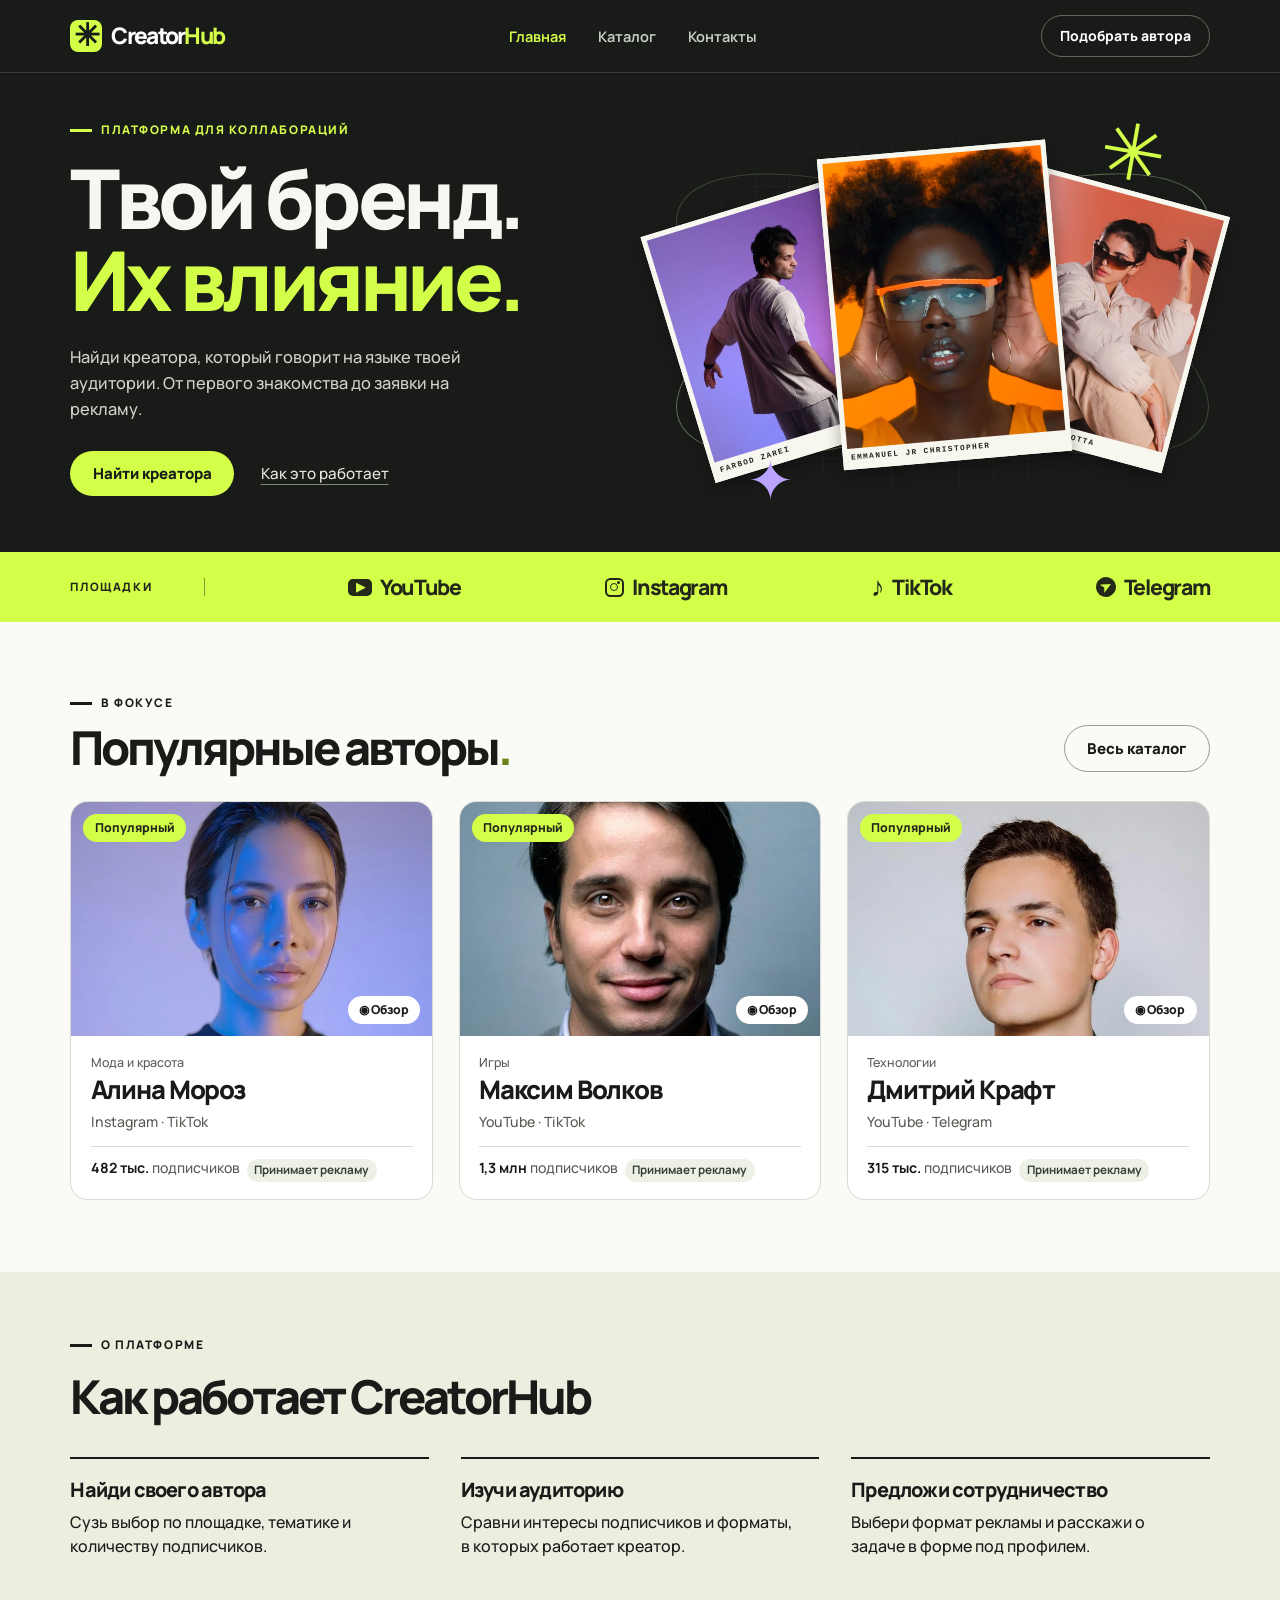
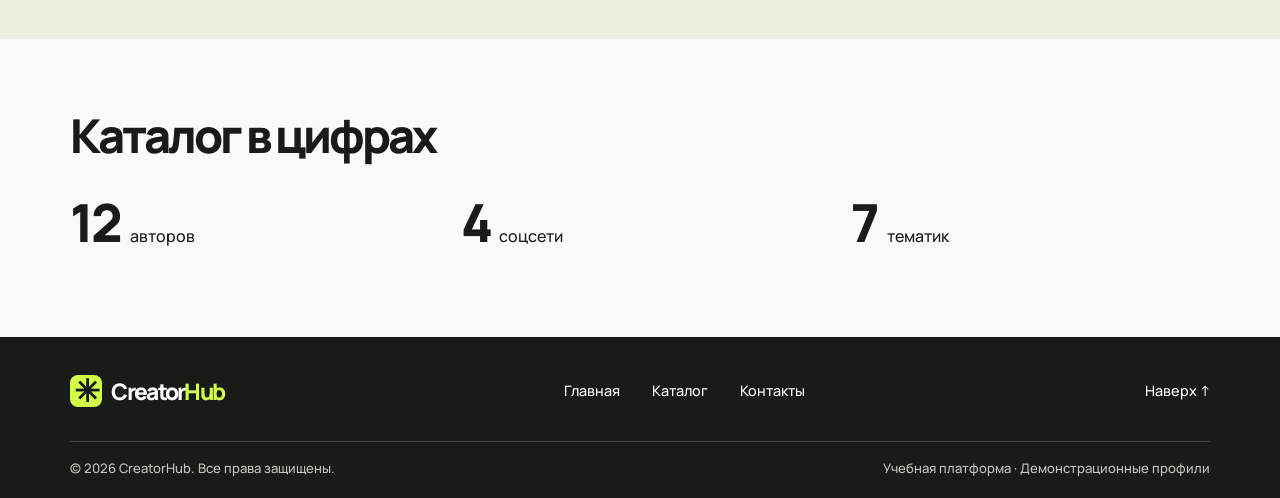
<file: index.html>
<!doctype html>
<html lang="ru">
<head>
  <meta charset="utf-8">
  <meta name="viewport" content="width=device-width, initial-scale=1">
  <meta name="theme-color" content="#171918">
  <title>CreatorHub — поиск креаторов для брендов</title>
  <link rel="stylesheet" href="vendor/bootstrap.min.css">
  <link rel="stylesheet" href="css/style.css">
  <link rel="stylesheet" href="css/responsive.css">
</head>
<body class="home">
<header class="site-head"></header>
<main id="main">
  <section class="hero" aria-labelledby="hero-title">
    <div class="shell hero__layout">
      <div class="hero__content">
        <p class="eyebrow hero__eyebrow"><i></i> Платформа для коллабораций</p>
        <h1 id="hero-title">Твой бренд.<br><em>Их влияние.</em></h1>
        <p class="hero__lead">Найди креатора, который говорит на языке твоей аудитории. От первого знакомства до заявки на рекламу.</p>
        <div class="hero__actions"><a class="action action--lime" href="creators.html">Найти креатора</a><a class="hero__secondary" href="#how">Как это работает</a></div>
      </div>
      <div class="hero__art" aria-label="Коллаж из трёх портретов авторов" role="img">
        <div class="art-grid"></div><div class="orbit orbit--one"></div><div class="orbit orbit--two"></div>
        <div class="photo photo--left"><img src="images/hero-left.webp" alt="" fetchpriority="high"><span>FARBOD ZAREI</span></div>
        <div class="photo photo--right"><img src="images/hero-right.webp" alt=""><span>DANIEL NEVES COTTA</span></div>
        <div class="photo photo--center"><img src="images/hero-center.webp" alt="" fetchpriority="high"><span>EMMANUEL JR CHRISTOPHER</span></div>
        <i class="spark spark--top" aria-hidden="true">✳</i><i class="spark spark--low" aria-hidden="true">✦</i>
      </div>
    </div>
  </section>
  <nav class="platforms" aria-label="Каталог по социальным сетям"><div class="shell platforms__row">
    <span class="platforms__label">Площадки</span>
    <a href="creators.html?platform=YouTube"><span class="network network--yt">▶</span>YouTube</a>
    <a href="creators.html?platform=Instagram"><span class="network network--ig"></span>Instagram</a>
    <a href="creators.html?platform=TikTok"><span class="network network--tt">♪</span>TikTok</a>
    <a href="creators.html?platform=Telegram"><span class="network network--tg">➤</span>Telegram</a>
  </div></nav>
  <section class="shell selection" id="popular" aria-labelledby="popular-title">
    <div class="section-top"><div><p class="eyebrow"><i></i> В фокусе</p><h2 id="popular-title">Популярные авторы<span class="lime-dot">.</span></h2></div><a class="action action--outline" href="creators.html">Весь каталог</a></div>
    <div id="featured" class="creator-grid"></div>
  </section>
  <section class="workflow" id="how">
    <div class="shell"><p class="eyebrow"><i></i> О платформе</p><h2>Как работает CreatorHub</h2>
    <div class="workflow__grid"><article><h3>Найди своего автора</h3><p>Сузь выбор по площадке, тематике и количеству подписчиков.</p></article><article><h3>Изучи аудиторию</h3><p>Сравни интересы подписчиков и форматы, в которых работает креатор.</p></article><article><h3>Предложи сотрудничество</h3><p>Выбери формат рекламы и расскажи о задаче в форме под профилем.</p></article></div>
    </div>
  </section>
  <section class="shell stats"><h2>Каталог в цифрах</h2><div class="stats__grid" id="stats"></div></section>
</main>
<footer class="site-foot"></footer>
<script src="js/data.js"></script><script src="js/shared.js"></script>
</body>
</html>
</file>
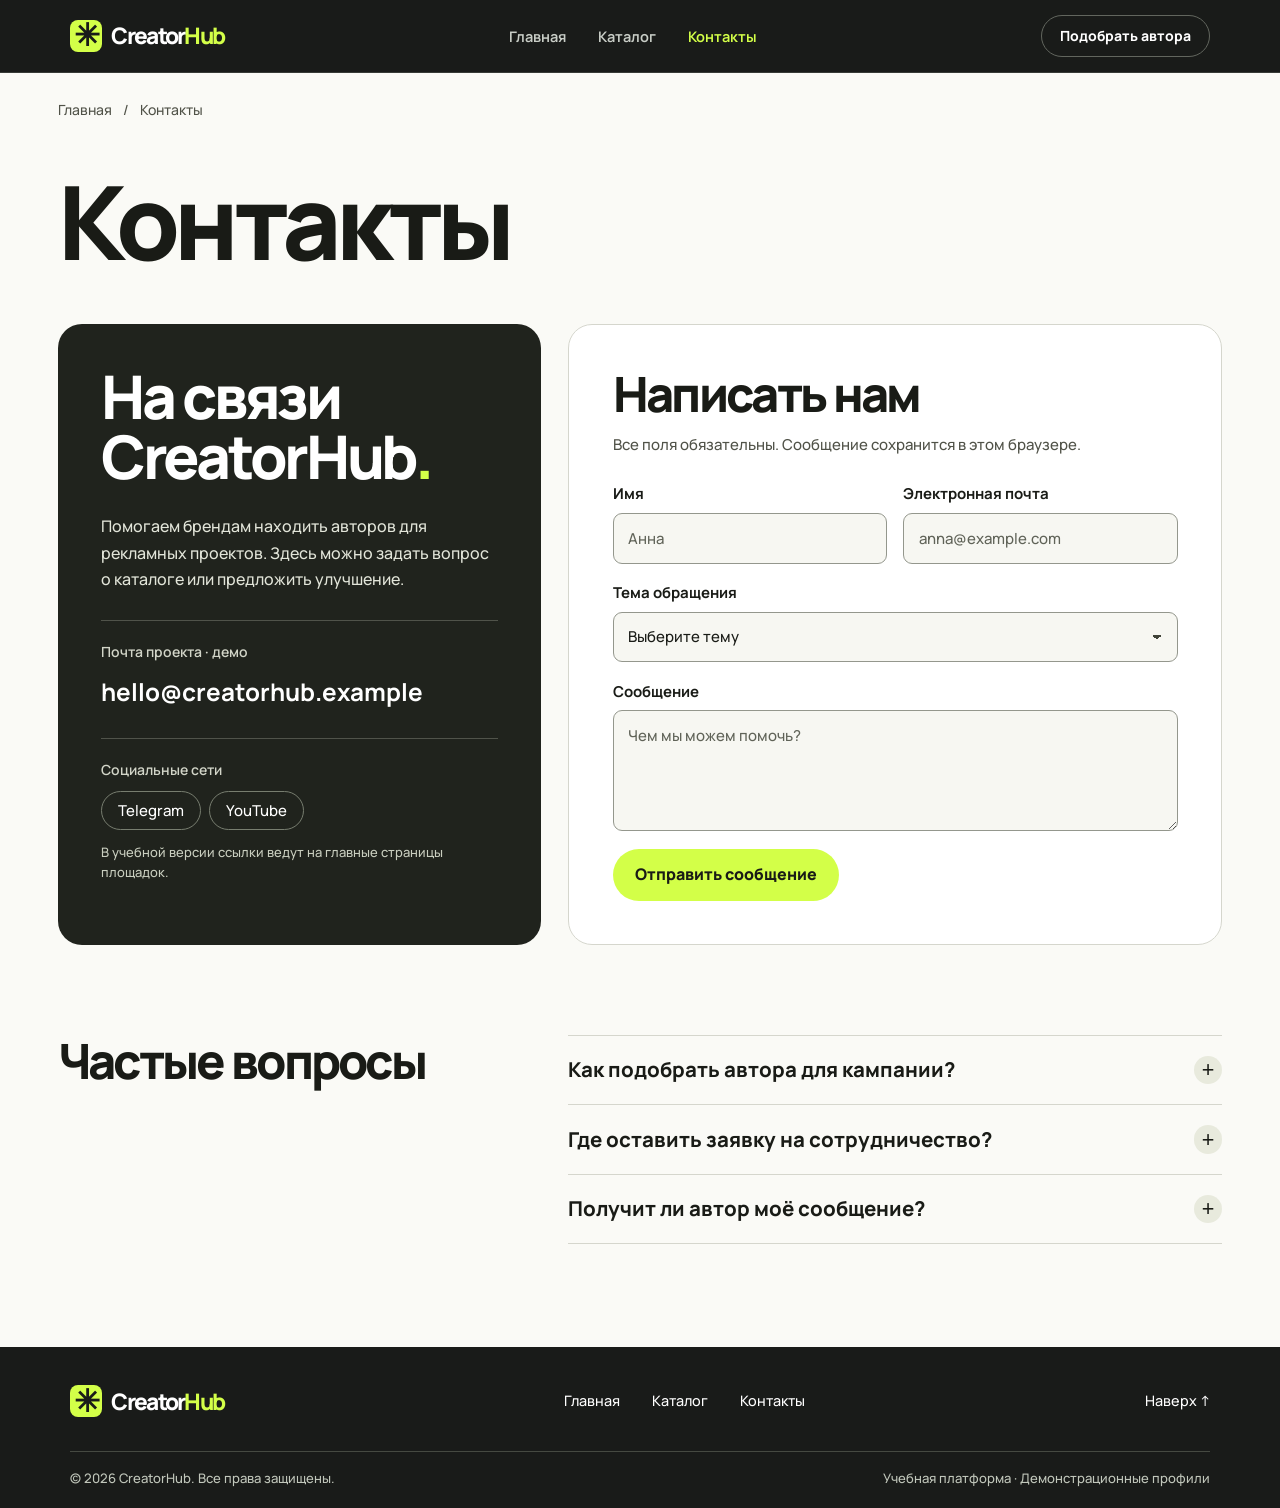
<file: contacts.html>
<!doctype html>
<html lang="ru">
<head>
  <meta charset="utf-8">
  <meta name="viewport" content="width=device-width, initial-scale=1">
  <meta name="description" content="Контакты CreatorHub, форма обратной связи и ответы на вопросы о поиске креаторов.">
  <title>Контакты — CreatorHub</title>
  <link rel="stylesheet" href="vendor/bootstrap.min.css">
  <link rel="stylesheet" href="css/style.css">
  <link rel="stylesheet" href="css/contacts.css">
  <link rel="stylesheet" href="css/responsive.css">
</head>
<body>
  <header class="site-head"></header>
  <main id="main" class="connect">
    <nav class="connect__crumbs" aria-label="Хлебные крошки">
      <a href="index.html">Главная</a><span aria-hidden="true">/</span><span aria-current="page">Контакты</span>
    </nav>
    <h1 class="connect__title">Контакты</h1>
    <div class="connect__layout">
      <section class="connect__address" aria-labelledby="address-title">
        <h2 id="address-title">На связи<br>CreatorHub<span aria-hidden="true">.</span></h2>
        <p>Помогаем брендам находить авторов для рекламных проектов. Здесь можно задать вопрос о каталоге или предложить улучшение.</p>
        <div class="connect__channel">
          <span class="connect__label">Почта проекта · демо</span>
          <a href="mailto:hello@creatorhub.example">hello@creatorhub.example</a>
        </div>
        <div class="connect__channel">
          <span class="connect__label">Социальные сети</span>
          <div class="connect__socials">
            <a href="https://telegram.org/" target="_blank" rel="noopener noreferrer">Telegram</a>
            <a href="https://www.youtube.com/" target="_blank" rel="noopener noreferrer">YouTube</a>
          </div>
          <small>В учебной версии ссылки ведут на главные страницы площадок.</small>
        </div>
      </section>
      <section class="connect__form-panel" aria-labelledby="write-title">
        <h2 id="write-title">Написать нам</h2>
        <p class="connect__hint">Все поля обязательны. Сообщение сохранится в этом браузере.</p>
        <form class="connect__form" data-inquiry="feedback">
          <div class="connect__row">
            <label for="feedback-name">Имя
              <input id="feedback-name" name="name" autocomplete="name" required maxlength="100" placeholder="Анна">
            </label>
            <label for="feedback-email">Электронная почта
              <input id="feedback-email" type="email" name="email" autocomplete="email" required maxlength="254" placeholder="anna@example.com">
            </label>
          </div>
          <label for="feedback-topic">Тема обращения
            <select id="feedback-topic" name="topic" required>
              <option value="">Выберите тему</option>
              <option>Поиск креатора</option>
              <option>Сотрудничество</option>
              <option>Предложение для платформы</option>
              <option>Другой вопрос</option>
            </select>
          </label>
          <label for="feedback-message">Сообщение
            <textarea id="feedback-message" name="message" required maxlength="3000" rows="4" placeholder="Чем мы можем помочь?"></textarea>
          </label>
          <button type="submit" class="connect__send">Отправить сообщение</button>
          <p class="form-status" role="status" aria-live="polite"></p>
        </form>
      </section>
    </div>
    <section class="connect__faq" id="faq" aria-labelledby="faq-title">
      <h2 id="faq-title">Частые вопросы</h2>
      <div>
        <details><summary>Как подобрать автора для кампании?</summary><p>Откройте <a href="creators.html">каталог креаторов</a>, укажите площадку, тематику и размер аудитории. В карточке автора можно посмотреть краткую информацию, а в профиле — узнать подробнее о подписчиках и форматах рекламы.</p></details>
        <details><summary>Где оставить заявку на сотрудничество?</summary><p>Перейдите в профиль выбранного автора и заполните форму заявки. Укажите формат рекламы, бюджет и контактную почту. В комментарии можно добавить сроки и задачу кампании.</p></details>
        <details><summary>Получит ли автор моё сообщение?</summary><p>CreatorHub работает в учебном режиме. Заявки на сотрудничество и сообщения обратной связи сохраняются только в браузере на устройстве, где вы заполнили форму.</p></details>
      </div>
    </section>
  </main>
  <footer class="site-foot"></footer>
  <script src="js/data.js"></script>
  <script src="js/shared.js"></script>
</body>
</html>
</file>
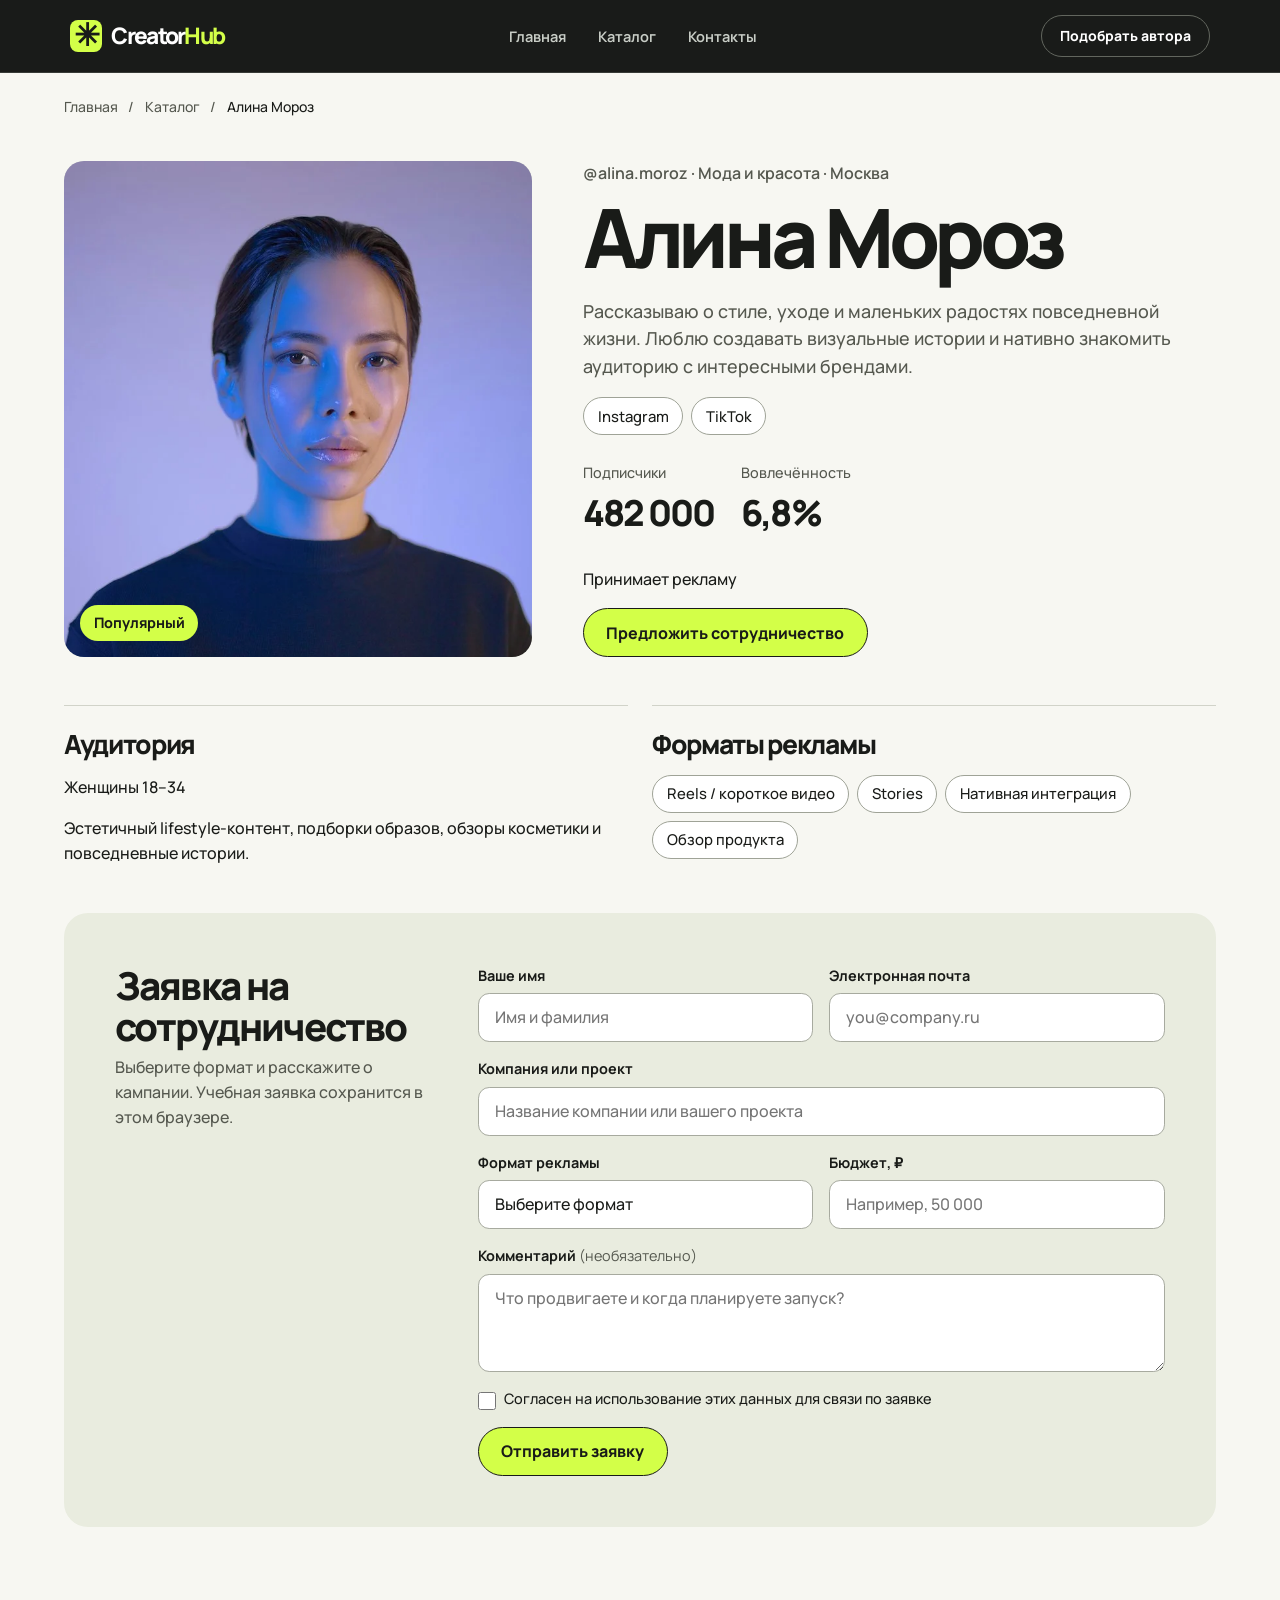
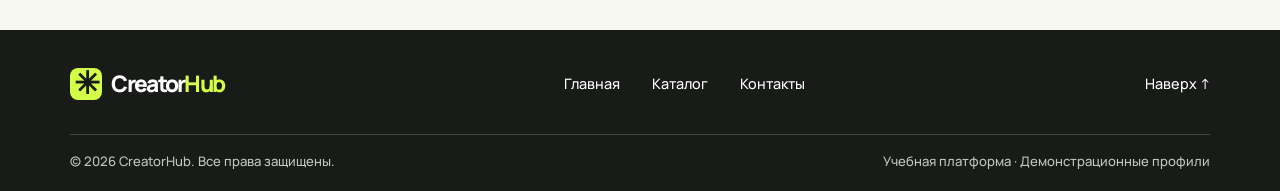
<file: creator.html>
<!doctype html>
<html lang="ru">
<head>
  <meta charset="utf-8">
  <meta name="viewport" content="width=device-width, initial-scale=1">
  <title>Профиль креатора — CreatorHub</title>
  <link rel="stylesheet" href="vendor/bootstrap.min.css">
  <link rel="stylesheet" href="css/style.css">
  <link rel="stylesheet" href="css/interior.css">
  <link rel="stylesheet" href="css/responsive.css">
</head>
<body>
  <header class="site-head"></header>
  <main class="interior" id="main">
    <div class="interior__shell" id="profile-shell">
      <nav class="trail" aria-label="Хлебные крошки"><a href="index.html">Главная</a><span aria-hidden="true">/</span><a href="creators.html">Каталог</a><span aria-hidden="true">/</span><span aria-current="page" id="profile-crumb">Профиль</span></nav>
      <div id="profile-content">
        <section class="profile" aria-labelledby="profile-name">
          <div class="profile__portrait"><img id="profile-image" alt=""><span class="profile__badge" id="profile-badge"></span></div>
          <div class="profile__summary">
            <p class="profile__topic" id="profile-topic"></p>
            <h1 class="interior__title" id="profile-name">Профиль креатора</h1>
            <p class="profile__bio" id="profile-bio"></p>
            <div class="profile__socials" id="profile-socials"></div>
            <div class="profile__metrics">
              <div class="profile__metric"><span>Подписчики</span><strong id="profile-followers"></strong></div>
              <div class="profile__metric" id="profile-er" hidden><span>Вовлечённость</span><strong></strong></div>
            </div>
            <p class="profile__availability" id="profile-status"></p>
            <a href="#inquiry" class="interior__button">Предложить сотрудничество</a>
          </div>
        </section>
        <div class="profile__details">
          <section><h2>Аудитория</h2><p id="profile-audience"></p><p id="profile-description"></p></section>
          <section><h2>Форматы рекламы</h2><ul id="profile-formats"></ul></section>
        </div>
        <section class="inquiry" id="inquiry" aria-labelledby="inquiry-heading">
          <div><h2 id="inquiry-heading">Заявка на сотрудничество</h2><p>Выберите формат и расскажите о кампании. Учебная заявка сохранится в этом браузере.</p></div>
          <form class="inquiry__form" data-inquiry="collaboration">
            <input type="hidden" name="creator" id="inquiry-creator">
            <label>Ваше имя<input required minlength="2" name="name" autocomplete="name" placeholder="Имя и фамилия"></label>
            <label>Электронная почта<input required name="email" type="email" autocomplete="email" placeholder="you@company.ru"></label>
            <label class="inquiry__wide">Компания или проект<input required minlength="2" name="company" autocomplete="organization" placeholder="Название компании или вашего проекта"></label>
            <label>Формат рекламы<select required name="format" id="inquiry-format"><option value="">Выберите формат</option></select></label>
            <label>Бюджет, ₽<input required type="number" min="1" step="1" name="budget" inputmode="numeric" placeholder="Например, 50 000"></label>
            <label class="inquiry__wide">Комментарий <span>(необязательно)</span><textarea name="comment" rows="3" placeholder="Что продвигаете и когда планируете запуск?"></textarea></label>
            <label class="inquiry__wide inquiry__consent"><input required type="checkbox" name="consent">Согласен на использование этих данных для связи по заявке</label>
            <button class="interior__button" type="submit">Отправить заявку</button><p aria-live="polite" class="form-status inquiry__wide"></p>
          </form>
        </section>
      </div>
      <section class="discover__empty" id="unknown-profile" hidden><h1>Автор не найден</h1><p>Выберите профиль в каталоге креаторов.</p><a href="creators.html" class="interior__button">Перейти в каталог</a></section>
    </div>
  </main>
  <footer class="site-foot"></footer>
  <script src="js/data.js"></script>
  <script src="js/shared.js"></script>
  <script src="js/interior.js"></script>
</body>
</html>
</file>
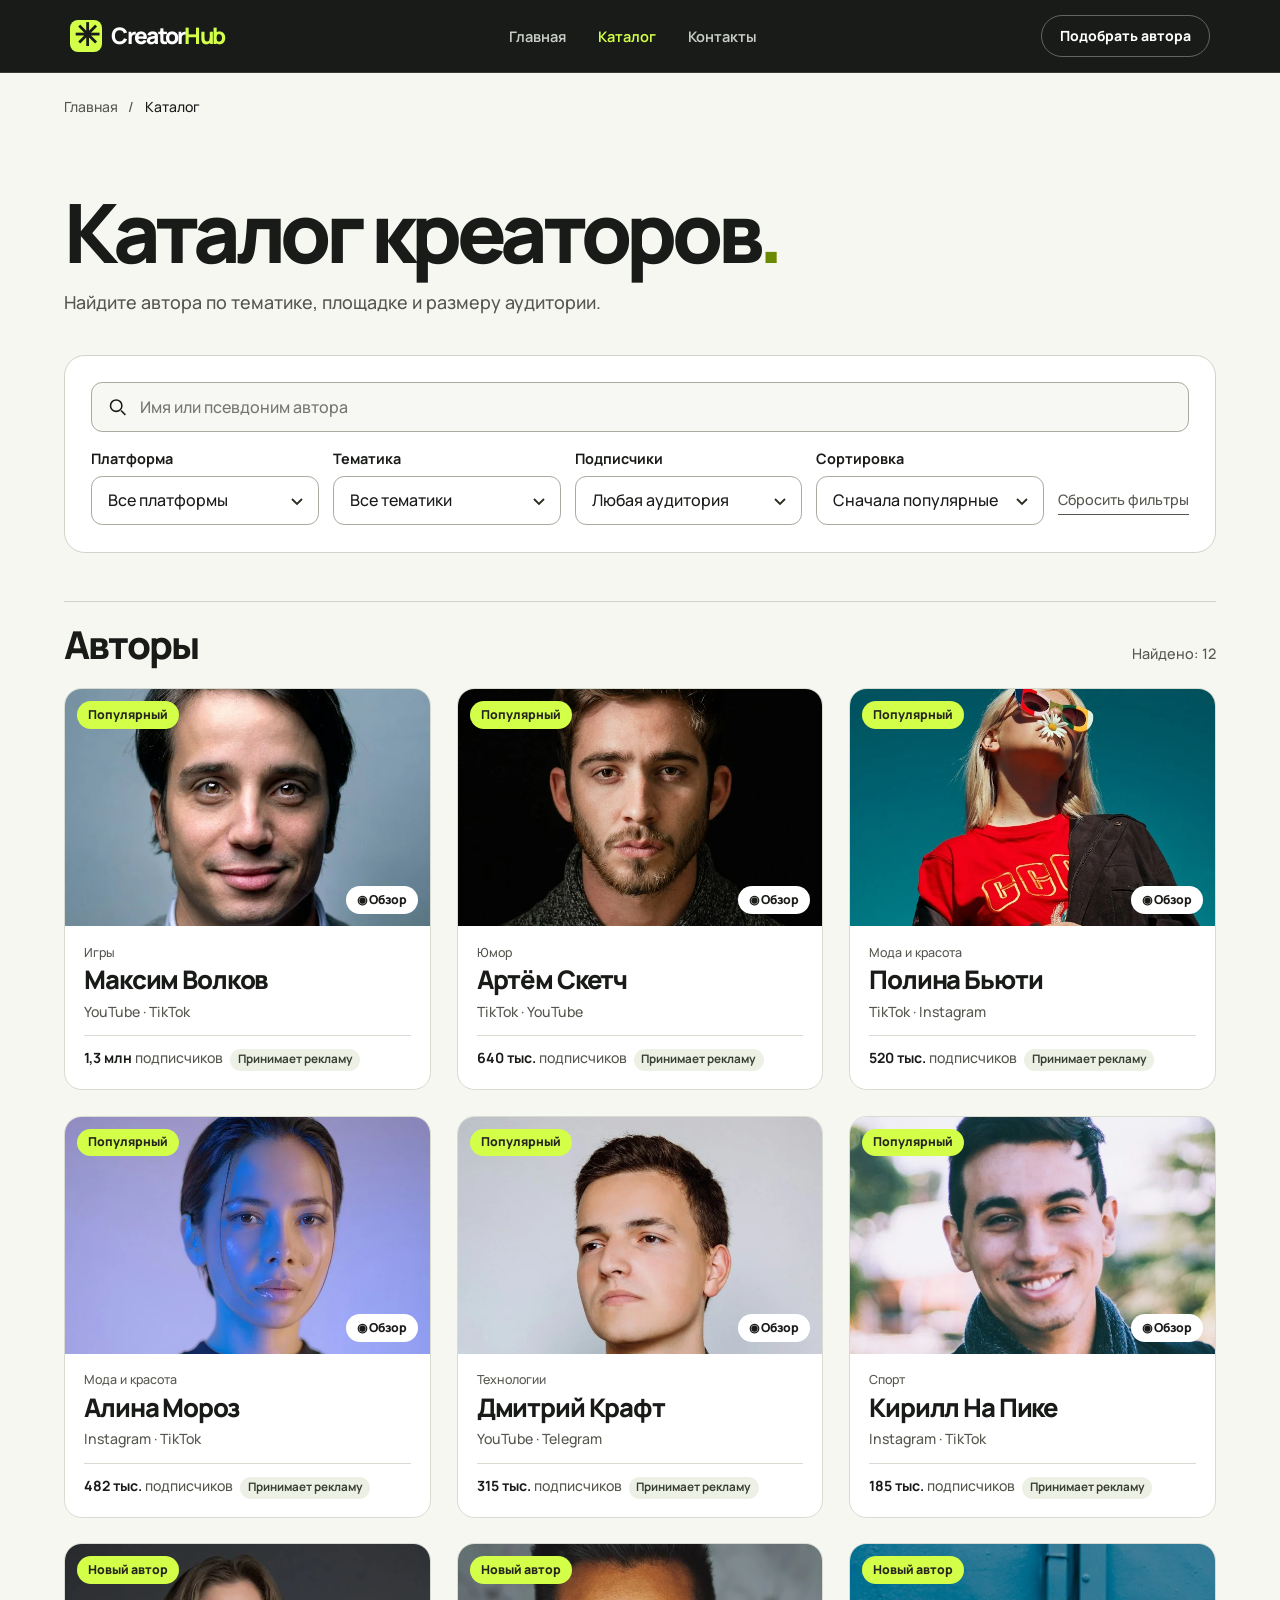
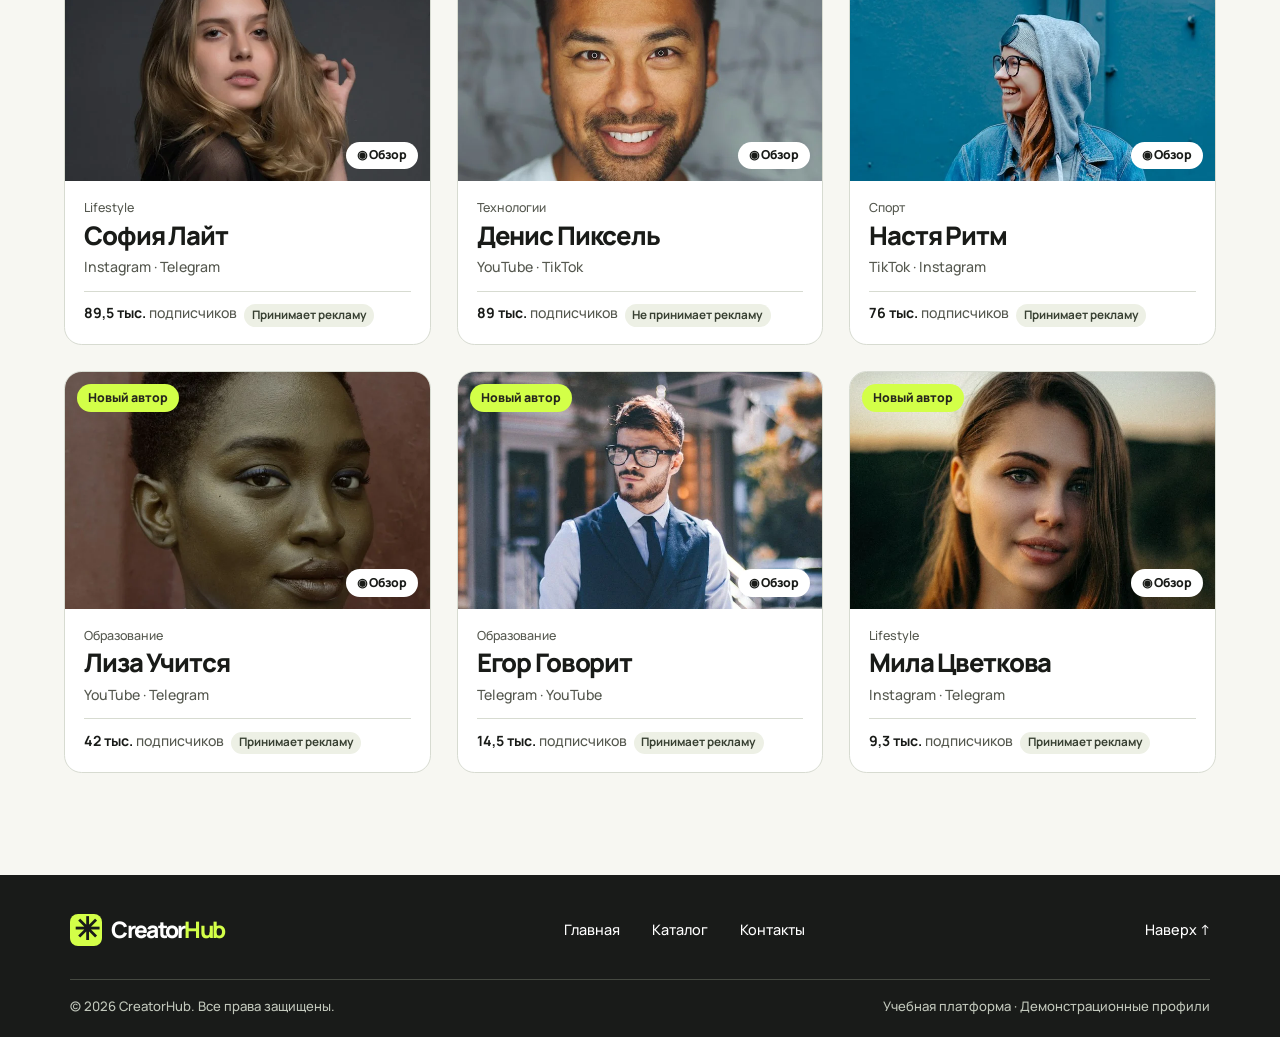
<file: creators.html>
<!doctype html>
<html lang="ru">
<head>
  <meta charset="utf-8">
  <meta name="viewport" content="width=device-width, initial-scale=1">
  <title>Каталог креаторов — CreatorHub</title>
  <link rel="stylesheet" href="vendor/bootstrap.min.css">
  <link rel="stylesheet" href="css/style.css">
  <link rel="stylesheet" href="css/interior.css">
  <link rel="stylesheet" href="css/responsive.css">
</head>
<body>
  <header class="site-head"></header>
  <main class="interior" id="main">
    <div class="interior__shell">
      <nav class="trail" aria-label="Хлебные крошки"><a href="index.html">Главная</a><span aria-hidden="true">/</span><span aria-current="page">Каталог</span></nav>
      <h1 class="interior__title">Каталог креаторов<span class="interior__period">.</span></h1>
      <p class="interior__lead">Найдите автора по тематике, площадке и размеру аудитории.</p>
      <form class="discover" id="filter-form" role="search" aria-label="Поиск и фильтры каталога">
        <div class="discover__search">
          <label class="visually-hidden" for="creator-search">Поиск по имени</label>
          <svg aria-hidden="true" viewBox="0 0 24 24" fill="none" stroke="currentColor" stroke-width="1.8"><circle cx="10.5" cy="10.5" r="6.5"/><path d="m16 16 5 5"/></svg>
          <input type="search" id="creator-search" name="q" placeholder="Имя или псевдоним автора" autocomplete="off">
        </div>
        <div class="discover__filters">
          <label class="discover__field">Платформа<select name="platform"><option value="">Все платформы</option></select></label>
          <label class="discover__field">Тематика<select name="topic"><option value="">Все тематики</option></select></label>
          <label class="discover__field">Подписчики<select name="audience"><option value="">Любая аудитория</option><option value="micro">До 10 тыс.</option><option value="small">От 10 до 100 тыс.</option><option value="medium">От 100 до 500 тыс.</option><option value="large">От 500 тыс.</option></select></label>
          <label class="discover__field">Сортировка<select name="sort"><option value="popular">Сначала популярные</option><option value="low">Меньше подписчиков</option><option value="high">Больше подписчиков</option><option value="new">Сначала новые</option></select></label>
          <button class="discover__reset" type="reset">Сбросить фильтры</button>
        </div>
      </form>
      <section aria-labelledby="results-title" class="discover__results">
        <div class="discover__heading"><h2 id="results-title">Авторы</h2><span id="creator-count" role="status" aria-live="polite"></span></div>
        <div class="discover__grid" id="creator-grid"></div>
        <div class="discover__empty" id="empty-results" hidden><h3>Совпадений пока нет</h3><p>Попробуйте другое имя или измените параметры поиска.</p><button type="button" class="interior__button" id="clear-results">Показать всех авторов</button></div>
      </section>
    </div>
  </main>
  <footer class="site-foot"></footer>
  <script src="js/data.js"></script>
  <script src="js/shared.js"></script>
  <script src="js/interior.js"></script>
</body>
</html>
</file>
<file: css/style.css>
@import url('../fonts/manrope.css');

:root {
  --ink:#191b19; --paper:#fafaf6; --lime:#d3ff48; --muted:#575d55; --border:#d7dbd1;
  --display:Manrope,Arial,sans-serif; --dx:0px; --dy:0px;
}
* {box-sizing:border-box}
html {scroll-behavior:smooth;scroll-padding-top:88px}
body {margin:0;background:var(--paper);color:var(--ink);font:500 1rem/1.55 var(--display);-webkit-font-smoothing:antialiased}
a {color:inherit;text-decoration:none}
button,input,textarea,select {font:inherit}
button,a {touch-action:manipulation}
img {max-width:100%;height:auto}
:focus-visible {outline:3px solid #7855e3;outline-offset:4px}
.shell {width:min(1320px,89%);margin-inline:auto}
.skip {position:fixed;left:1rem;top:0;z-index:1000;background:white;padding:.7rem;transform:translateY(-130%)}
.skip:focus {transform:none}
.site-head {position:sticky;top:0;z-index:20;background:#191b19;color:#fff;border-bottom:1px solid #383b37}
.head-row,.foot-row {display:flex;gap:2rem;align-items:center;justify-content:space-between}
.head-row {min-height:72px}
.wordmark {font-size:1.42rem;letter-spacing:-.075em;font-weight:800;display:inline-flex;align-items:center;color:white;white-space:nowrap}
.wordmark>span {color:var(--lime)}
.wordmark i {border-radius:8px;background:var(--lime);color:var(--ink);width:32px;height:32px;display:inline-grid;place-content:center;font:900 1.95rem/1 Arial;margin-right:9px}
.head-nav,.site-foot nav {display:flex;gap:2rem;align-items:center}
.head-nav a {font-size:.91rem;color:#c8cdc6;font-weight:650}
.head-nav a:hover,.head-nav a[aria-current=page],.site-foot a:hover {color:var(--lime)}
.head-action,.menu-switch {font-weight:750;font-size:.875rem;border-radius:99px;border:1px solid #62665e;padding:.55rem 1.1rem;color:white;background:transparent}
.head-action:hover,.menu-switch:hover {background:var(--lime);border-color:var(--lime);color:var(--ink)}
.menu-switch {display:none}
.hero {color:#f6f7f1;background:#191b19;overflow:hidden}
.hero__layout {display:grid;grid-template-columns:1fr 1fr;align-items:center;min-height:clamp(475px,36vw,560px);gap:1.5rem}
.hero__content {z-index:1;padding:3rem 0 3.5rem}
.eyebrow {display:flex;align-items:center;gap:.55rem;margin:0 0 1.1rem;font-size:.74rem;font-weight:800;text-transform:uppercase;letter-spacing:.13em}
.eyebrow i {display:inline-block;width:22px;height:3px;background:currentColor}
.hero__eyebrow {color:var(--lime)}
.hero h1 {font-size:clamp(3.3rem,6.45vw,6.75rem);line-height:.99;letter-spacing:-.055em;font-weight:800;margin:0 0 1.45rem}
.hero h1 em {font-style:normal;color:var(--lime)}
.hero__lead {font-size:clamp(1rem,1.28vw,1.17rem);line-height:1.6;max-width:435px;color:#d0d3ca;margin:0 0 1.8rem}
.hero__actions {display:flex;align-items:center;gap:1.65rem;flex-wrap:wrap}
.action {display:inline-flex;align-items:center;justify-content:center;border-radius:50px;padding:.8rem 1.4rem;line-height:1.3;font-weight:800;font-size:.94rem;text-decoration:none;transition:transform .2s,background-color .2s}
.action:hover {transform:translateY(-2px)}
.action--lime {background:var(--lime);color:var(--ink)}
.action--lime:hover {background:#e3ff89;color:var(--ink)}
.action--dark {background:var(--ink);color:white}
.action--dark:hover {background:#373c33;color:white}
.action--outline {border:1px solid #969c91;color:var(--ink);background:transparent}
.action--outline:hover {background:#e9ecdf;color:var(--ink)}
.hero__secondary {color:#e5e7e1;font-size:.95rem;text-underline-offset:5px;text-decoration:underline;text-decoration-color:#83887c}
.hero__secondary:hover {color:var(--lime)}
.hero__art {isolation:isolate;position:relative;width:100%;max-width:630px;aspect-ratio:1.43;margin-inline:auto;container-type:inline-size}
.art-grid {position:absolute;inset:0 -6%;background-image:linear-gradient(#aab99e22 1px,transparent 1px),linear-gradient(90deg,#aab99e22 1px,transparent 1px);background-size:34px 34px;mask-image:radial-gradient(ellipse,#000 28%,transparent 73%)}
.orbit {position:absolute;left:1%;top:25%;width:102%;height:51%;border:1px solid #a7b78c;opacity:.55;border-radius:50%;transform:rotate(-22deg)}
.orbit--two {transform:rotate(22deg);opacity:.28}
.photo {--r:0deg;position:absolute;border:5px solid #f8f7ef;background:#f8f7ef;box-shadow:0 7px 16px #0005;display:grid;grid-template-rows:minmax(0,1fr) auto;transform:rotate(var(--r));animation:photo-in .85s cubic-bezier(.18,.78,.22,1) backwards}
.photo img {display:block;width:100%;height:100%;object-fit:cover}
.photo span {color:#242522;font:700 clamp(6px,1.4cqw,10px)/1.1 monospace;letter-spacing:.18em;padding:5px 3px 2px}
.photo--left {width:34%;height:66%;left:4%;top:22%;--r:-17deg;animation-delay:.08s}
.photo--right {width:34%;height:68%;right:2%;top:18%;--r:15deg;animation-delay:.17s}
.photo--center {width:41%;height:80%;top:8%;left:32%;--r:-5deg;translate:var(--dx) var(--dy);transition:translate .22s ease-out;animation-delay:.26s}
.spark {position:absolute;font-style:normal;line-height:1;pointer-events:none}
.spark--top {font-family:Arial,sans-serif;right:8%;top:-1%;font-size:clamp(3rem,14cqw,6.2rem);color:var(--lime);transform:rotate(10deg);animation:spark-in .9s .3s backwards}
.spark--low {left:17%;bottom:0%;font-size:clamp(2.4rem,10cqw,4rem);color:#bba4ff}
@keyframes photo-in {from {opacity:0;transform:translateY(26px) rotate(0deg) scale(.94)}}
@keyframes spark-in {from {transform:rotate(-45deg) scale(.4);opacity:0}}
.hero__content {animation:rise .65s ease-out both}
@keyframes rise {from {opacity:0;transform:translateY(14px)}}
.platforms {background:var(--lime);color:#22271a}
.platforms__row {min-height:70px;display:flex;align-items:center;justify-content:space-between;gap:16px}
.platforms__label {font-weight:800;font-size:.72rem;text-transform:uppercase;letter-spacing:.14em;border-right:1px solid #7f9d33;padding-right:clamp(1rem,4vw,4rem)}
.platforms a {display:inline-flex;align-items:center;gap:8px;color:#232819;font-size:clamp(1rem,1.66vw,1.5rem);font-weight:800;letter-spacing:-.06em}
.platforms a:hover {text-decoration:underline;text-underline-offset:4px}
.network {font-family:Arial,sans-serif;display:inline-grid;place-items:center;line-height:1;letter-spacing:0}
.network--yt {background:#232819;color:var(--lime);border-radius:5px;font-size:.55em;width:2em;height:1.45em}
.network--ig {width:.91em;height:.91em;border:2px solid currentColor;border-radius:28%;position:relative}
.network--ig:before {content:"";width:52%;height:52%;border:1.5px solid currentColor;border-radius:50%}
.network--ig:after {content:"";position:absolute;top:10%;right:11%;width:3px;height:3px;border-radius:50%;background:currentColor}
.network--tt {font-size:1.3em}.network--tg {border-radius:50%;background:#232819;color:var(--lime);width:1.55em;height:1.55em;font-size:.61em;transform:rotate(-28deg)}
.selection,.stats {padding-block:clamp(3.4rem,5.6vw,5.4rem)}
.section-top {display:flex;justify-content:space-between;align-items:end;gap:1rem;margin-bottom:1.8rem}
.section-top .eyebrow {margin-bottom:.65rem}
.home h2,.quick-view h2 {font-size:clamp(2rem,3.65vw,3.7rem);line-height:1.06;letter-spacing:-.065em;font-weight:800;margin:0}
.lime-dot {color:#69831a}
.creator-grid {display:grid;grid-template-columns:repeat(3,minmax(0,1fr));gap:clamp(14px,2vw,28px)}
.talent {min-width:0;overflow:hidden;background:white;border:1px solid var(--border);border-radius:1.1rem;transition:box-shadow .22s;animation:rise .35s ease backwards}
.talent:nth-child(3n+2) {animation-delay:.045s}.talent:nth-child(3n) {animation-delay:.09s}
.talent:hover {box-shadow:0 7px 22px #1d2d1414}
.talent__visual {aspect-ratio:1.54;background:#e4e7dc;position:relative;overflow:hidden}
.talent__visual>a {display:block;height:100%}
.talent__visual img {height:100%;width:100%;object-fit:cover;object-position:50% 35%;transition:transform .45s}
.talent:hover .talent__visual img {transform:scale(1.035)}
.talent__badge,.talent__preview {position:absolute;font-size:.77rem;font-weight:800;line-height:1;padding:.48rem .7rem;border-radius:24px}
.talent__badge {top:12px;left:12px;background:var(--lime);color:#25251d}
.talent__preview {right:12px;bottom:12px;background:white;color:var(--ink);border:0}
.talent__body {padding:1.05rem 1.2rem 1rem}
.talent__topic {font-size:.78rem;color:var(--muted);margin:0 0 .2rem}
.talent__body h3 {font-size:clamp(1.25rem,2vw,1.65rem);font-weight:800;letter-spacing:-.045em;margin:0}
.talent h3 a:hover {text-decoration:underline}
.talent__meta,.talent__count {font-size:.88rem;color:var(--muted);margin:.3rem 0 0}
.talent__count {border-top:1px solid var(--border);padding-top:.6rem;margin-top:.8rem}.talent__count strong {color:var(--ink)}
.workflow {padding-block:clamp(3rem,5vw,5rem);background:#eceedf}
.workflow__grid,.stats__grid {display:grid;grid-template-columns:repeat(3,1fr);gap:2rem;margin-top:2.25rem}
.workflow__grid article {border-top:2px solid var(--ink);padding-top:1.15rem}
.workflow h3 {font-size:1.24rem;font-weight:800;letter-spacing:-.04em}.workflow p {max-width:34ch}
.stats__grid p {display:flex;align-items:baseline;gap:.6rem}.stats strong {font-size:clamp(2.2rem,4.1vw,4rem);line-height:1;font-weight:800;letter-spacing:-.06em}
.site-foot {background:#191b19;color:white;padding:2.3rem 0 1.25rem}
.foot-row {flex-wrap:wrap}.site-foot nav a,.to-top {font-size:.9rem}.foot-base {border-top:1px solid #454941;margin-top:2rem;padding-top:1rem;display:flex;justify-content:space-between;gap:.6rem;flex-wrap:wrap;color:#c1c7bb;font-size:.82rem}
.quick-view {width:min(680px,92vw);max-height:85dvh;padding:0;border:0;border-radius:20px;color:var(--ink);background:var(--paper);margin:auto}
.quick-view[open] {animation:rise .24s ease-out}.quick-view::backdrop {background:#151812a8}
.quick-view__wrap {display:grid;grid-template-columns:40% 60%}.quick-view__image {height:100%;width:100%;object-fit:cover;min-height:300px}
.quick-view__copy {position:relative;padding:3.3rem 1.7rem 2rem}.quick-view__copy h2 {font-size:2.1rem;margin-bottom:1rem}
.quick-view__close {position:absolute;right:12px;top:12px;width:34px;height:34px;border-radius:50%;border:1px solid #a2a698;background:white;line-height:1;font-size:1.4rem}
.modal-opened {overflow:hidden}
.form-status:not(:empty) {margin-top:1rem;color:#30480c;font-weight:650}.form-status.is-error {color:#973326}

body:not(.home) main {animation:rise .24s ease-out both}
.motion-enter {animation:rise .48s cubic-bezier(.2,.72,.3,1) both}

.talent__status {display:inline-block;margin:.2rem 0 .1rem .25rem;padding:.28em .65em;background:#edf0e5;color:#384032;border-radius:99px;font-size:.73rem;font-weight:700;line-height:1.35}
</file>
<file: css/responsive.css>
@media(max-width:850px) {
  .shell {width:91%}.hero__layout {min-height:430px;gap:0}.hero__content {padding:2.6rem 0}.head-nav {gap:1.3rem}
}
@media(max-width:700px) {
  .head-row {min-height:60px;gap:.75rem}.head-action {display:none}.menu-switch {display:block}
  .head-nav {display:none;position:absolute;top:100%;left:0;right:0;background:var(--ink);padding:1rem 4.5% 1.3rem;flex-direction:column;align-items:start;border-top:1px solid #555}
  .opened .head-nav {display:flex}.hero__layout {grid-template-columns:1fr}.hero__content {padding:2.35rem 0 .7rem}
  .hero h1 {font-size:clamp(3.35rem,12vw,5rem)}.hero__lead {margin-bottom:1.15rem}.hero__actions {gap:1.15rem}
  .hero__art {width:min(96%,435px);margin:.1rem auto 1.25rem;aspect-ratio:1.65}
  .platforms__row {min-height:56px;justify-content:space-between;gap:7px;flex-wrap:wrap}.platforms__label {display:none}.platforms a {font-size:.97rem;gap:4px}
  .creator-grid {grid-template-columns:repeat(2,minmax(0,1fr))}.section-top {align-items:start;flex-wrap:wrap}.workflow__grid {grid-template-columns:1fr;gap:1.3rem}
  .stats__grid {gap:1rem}.stats__grid p {flex-direction:column;gap:3px}.foot-row {gap:1.2rem}.site-foot nav {gap:1rem}
}
@media(max-width:480px) {
  .creator-grid {grid-template-columns:1fr}.section-top .action {padding:.6rem .9rem}
  .quick-view__wrap {display:block}.quick-view__image {height:150px;min-height:0;object-position:50% 30%}
  .quick-view__copy {position:static;padding:1.2rem}.quick-view__copy .eyebrow {margin-bottom:.55rem}
}
@media(prefers-reduced-motion:reduce) {
  *,*::before,*::after {scroll-behavior:auto!important;animation-duration:.01ms!important;animation-delay:0s!important;transition-duration:.01ms!important}
  .photo--center {translate:0 0}
}
</file>
<file: css/contacts.css>
.connect {
  --contact-ink: #191b16;
  --contact-rule: #d5d6cd;
  --contact-lime: #d3ff48;
  width: min(1248px, calc(100% - clamp(32px, 9vw, 144px)));
  margin-inline: auto;
  padding-bottom: clamp(60px, 8vw, 114px);
  color: var(--contact-ink);
}
.connect__crumbs, .connect__socials, .connect__form, .connect__form label { display: flex; }
.connect__crumbs {
  align-items: center;
  flex-wrap: wrap;
  gap: .7rem;
  padding: 1.65rem 0;
  color: #505248;
  font-size: .875rem;
}
.connect__crumbs a, .connect__faq a { color: inherit; text-underline-offset: .24em; }
.connect__title, .connect h2 { color: inherit; font-weight: 800; letter-spacing: -.055em; }
.connect__title { font-size: clamp(3.2rem, 8vw, 7.5rem); line-height: 1.04; margin: .2em 0 .48em; }
.connect__layout { display: grid; grid-template-columns: minmax(0, .85fr) minmax(0, 1.15fr); gap: clamp(16px, 2.1vw, 32px); }
.connect__address, .connect__form-panel { padding: clamp(24px, 3.4vw, 50px); border-radius: 24px; }
.connect__address { background: #20231d; color: #fff; }
.connect__address h2 { font-size: clamp(2.35rem, 4.7vw, 4.8rem); line-height: .99; margin: 0 0 .45em; }
.connect__address h2 span { color: var(--contact-lime); }
.connect__address p { max-width: 34em; line-height: 1.65; color: #e2e5d9; margin: 0; }
.connect__channel { border-top: 1px solid #50534a; margin-top: 1.75rem; padding-top: 1.2rem; }
.connect__label { display: block; margin-bottom: .65rem; font-size: .875rem; font-weight: 600; color: #d2d5c8; }
.connect__channel > a { color: white; font-size: clamp(1.05rem, 1.9vw, 1.65rem); overflow-wrap: anywhere; font-weight: 700; text-decoration-color: #a4b17d; text-underline-offset: .23em; }
.connect__socials { gap: .5rem; flex-wrap: wrap; }
.connect__socials a { border: 1px solid #777d6f; border-radius: 3em; color: white; padding: .45rem 1rem; font-size: .9375rem; text-decoration: none; transition: color .18s, background-color .18s; }
.connect__socials a:is(:hover, :focus-visible) { color: var(--contact-ink); background-color: var(--contact-lime); }
.connect__channel small { display: block; font-size: .8125rem; color: #c9cebf; margin-top: .75rem; }
.connect__form-panel { border: 1px solid var(--contact-rule); background: #fff; }
.connect__form-panel h2, .connect__faq h2 { font-size: clamp(2rem, 3.8vw, 3.8rem); line-height: 1.08; margin: 0; }
.connect__hint { color: #505248; font-size: .9375rem; margin: .8rem 0 1.6rem; }
.connect__form, .connect__form label { flex-direction: column; }
.connect__form { gap: 1.1rem; }
.connect__form label { font-size: .9375rem; font-weight: 700; gap: .45rem; min-width: 0; }
.connect__row { display: grid; grid-template-columns: 1fr 1fr; gap: 1rem; }
.connect__form :is(input,select,textarea) {
  background-color: #f7f7f2;
  border: 1px solid #94978d;
  border-radius: 9px;
  padding: .8rem .9rem;
  font: inherit;
  font-weight: 500;
  min-height: 46px;
  width: 100%;
  color: var(--contact-ink);
}
.connect__form select { appearance: none; background-image: linear-gradient(45deg, transparent 50%, #404338 50%),linear-gradient(135deg, #404338 50%,transparent 50%); background-position: calc(100% - 20px) 50%,calc(100% - 15px) 50%; background-size: 5px 5px; background-repeat: no-repeat; padding-right: 2.1rem; }
.connect__form textarea { resize: vertical; }
.connect__form :is(input,textarea)::placeholder { color: #606358; }
.connect__form :is(input,select,textarea):focus-visible { outline: 2px solid #52700d; outline-offset: 2px; }
.connect__send { border: 0; border-radius: 30px; background: var(--contact-lime); color: var(--contact-ink); padding: .85rem 1.4rem; font-weight: 800; align-self: flex-start; transition: transform .18s, background-color .18s; }
.connect__send:hover { background-color: #c1ed38; transform: translateY(-2px); }
.connect__form .form-status { margin: 0; }
.connect__form .form-status:empty { display: none; }
.connect__faq { display: grid; grid-template-columns: minmax(0, .85fr) minmax(0,1.15fr); gap: clamp(16px,2.1vw,32px); margin-top: clamp(50px,7vw,100px); scroll-margin-top: 90px; }
.connect__faq details { border-top: 1px solid var(--contact-rule); }
.connect__faq details:last-child { border-bottom: 1px solid var(--contact-rule); }
.connect__faq summary { display: flex; align-items: center; justify-content: space-between; gap: 1.2rem; cursor: pointer; list-style: none; padding: 1.15rem 0; font-weight: 750; font-size: clamp(1rem, 1.6vw, 1.28rem); }
.connect__faq summary::-webkit-details-marker { display: none; }
.connect__faq summary::after { content: "+"; display: grid; width: 1.8rem; height: 1.8rem; flex: none; place-content: center; border-radius: 50%; background: #e8eadd; font: 500 1.35rem/1 sans-serif; transition: transform .22s ease,background-color .22s ease; }
.connect__faq details[open] summary::after { background: var(--contact-lime); transform: rotate(45deg); }
.connect__faq details p { max-width: 58ch; color: #45483e; line-height: 1.65; margin: 0 2.2rem 1.25rem 0; }
@media (max-width: 820px) {
  .connect__layout, .connect__faq { grid-template-columns: 1fr; }
  .connect__faq h2 { margin-bottom: .5rem; }
}
@media (max-width: 500px) {
  .connect__row { grid-template-columns: 1fr; }
  .connect__address, .connect__form-panel { padding: 1.35rem; border-radius: 18px; }
}
@media (prefers-reduced-motion: reduce) {
  .connect *, .connect *::after { transition: none !important; }
  .connect__send:hover { transform: none; }
}
</file>
<file: css/interior.css>
.interior {
  --paper: #f7f7f2;
  --ink: #191b18;
  --muted: #55584f;
  --line: #d1d3c9;
  --acid: #d3ff48;
  background: var(--paper);
  color: var(--ink);
  padding-block: 1px clamp(4rem, 8vw, 7rem);
}
.interior__shell { width: min(90%, 1240px); margin-inline: auto; }
.trail { display: flex; flex-wrap: wrap; gap: .65rem; align-items: center; padding: 1.4rem 0; color: var(--muted); font-size: .875rem; }
.trail a { color: inherit; text-underline-offset: .2em; }
.trail [aria-current] { color: var(--ink); }
.interior__title { margin: clamp(1.5rem, 4vw, 3.5rem) 0 1rem; line-height: .99; letter-spacing: -.065em; font-size: clamp(2.55rem, 6.4vw, 6.1rem); font-weight: 800; }
.interior__period { color: #6b8900; }
.interior__lead, .profile__bio { max-width: 55ch; font-size: clamp(1rem, 1.4vw, 1.2rem); line-height: 1.56; color: var(--muted); }
.interior h2 { font-size: clamp(1.65rem, 3vw, 2.6rem); letter-spacing: -.05em; font-weight: 800; line-height: 1.08; }
.interior [hidden] { display: none !important; }
.interior :is(a, button, input, select, textarea):focus-visible { outline: 3px solid #4b7100; outline-offset: 3px; }
.discover { margin: 2.4rem 0 3rem; padding: clamp(1rem, 2.1vw, 1.65rem); border: 1px solid var(--line); border-radius: 1.3rem; background: white; }
.discover__search { position: relative; }
.discover__search svg { width: 21px; position: absolute; left: 1rem; top: 50%; transform: translateY(-50%); pointer-events: none; }
.discover input, .discover select, .inquiry :is(input:not([type=checkbox]), select, textarea) {
  width: 100%; min-width: 0; min-height: 46px; padding: .7rem 1rem; border: 1px solid #a7aa9f; border-radius: .7rem; background: #fff; color: var(--ink); font: inherit; font-weight: 500;
}
.discover__search input { padding-left: 3rem; background: #f7f8f3; }
.discover__filters { display: grid; gap: .85rem; margin-top: 1rem; align-items: end; }
.discover__field, .inquiry__form label { display: block; min-width: 0; font-size: .9rem; font-weight: 700; }
.discover__field select, .inquiry__form label :is(input:not([type=checkbox]), textarea, select) { display: block; margin: .38rem 0 0; font-size: 1rem; }
.interior select { appearance: none; padding-right: 2.6rem; background-image: url("data:image/svg+xml,%3Csvg xmlns='http://www.w3.org/2000/svg' width='14' height='12' viewBox='0 0 14 12'%3E%3Cpath d='m2 4 5 5 5-5' fill='none' stroke='%23292d21' stroke-width='1.8'/%3E%3C/svg%3E"); background-position: right .9rem center; background-repeat: no-repeat; }
.discover__reset { background: transparent; border: 0; border-bottom: 1px solid; justify-self: start; margin: .25rem 0 .65rem; padding: .15rem 0; color: var(--muted); font-size: .9rem; }
.discover__heading { display: flex; gap: 1rem; align-items: baseline; justify-content: space-between; border-top: 1px solid var(--line); padding-top: 1.4rem; margin-bottom: 1.4rem; }
.discover__heading h2 { margin: 0; }
.discover__heading span { color: var(--muted); font-size: .9rem; }
.discover__grid { display: grid; grid-template-columns: minmax(0, 1fr); gap: clamp(1rem, 2vw, 1.6rem); }
.discover__grid > * { min-width: 0; }
.discover__empty { text-align: center; background: #fff; border: 1px dashed #a8ad9e; border-radius: 1rem; padding: 3rem 1rem; }
.discover__empty h3 { font-weight: 750; letter-spacing: -.03em; }
.interior__button { display: inline-flex; align-items: center; justify-content: center; min-height: 48px; padding: .85rem 1.4rem; border-radius: 100px; border: 1px solid var(--ink); font-weight: 750; line-height: 1.25; text-decoration: none; color: var(--ink); background: var(--acid); transition: transform .17s ease, background .17s ease; }
.interior__button:hover { color: var(--ink); background: #c5f72a; transform: translateY(-2px); }
.profile { display: grid; gap: clamp(1.8rem, 4vw, 4rem); align-items: center; margin: 1.3rem 0 3rem; }
.profile__portrait { position: relative; background: #dae0d1; overflow: hidden; border-radius: 1.25rem; }
.profile__portrait img { display: block; width: 100%; height: auto; aspect-ratio: 5/5.3; object-fit: cover; object-position: center 35%; }
.profile__badge { position: absolute; bottom: 1rem; left: 1rem; border-radius: 99px; font-weight: 750; font-size: .9rem; padding: .45rem .85rem; background: var(--acid); }
.profile__topic { color: var(--muted); font-weight: 600; margin: 0; }
.profile .interior__title { margin: .7rem 0 1.2rem; }
.profile__socials, #profile-formats { display: flex; flex-wrap: wrap; gap: .5rem; }
.profile__socials a, #profile-formats a { display: inline-block; color: var(--ink); text-decoration: none; border: 1px solid #9fa397; border-radius: 100px; background: #fff; padding: .4rem .85rem; font-size: .93rem; }
.profile__socials a:hover, #profile-formats a:hover { background: var(--acid); }
.profile__metrics { display: flex; flex-wrap: wrap; gap: 1.7rem; margin: 1.7rem 0; }
.profile__metric span, .profile__metric strong { display: block; }
.profile__metric span { font-size: .9rem; color: var(--muted); }
.profile__metric strong { font-size: clamp(1.5rem, 2.8vw, 2.5rem); font-weight: 800; letter-spacing: -.055em; }
.profile__details { display: grid; gap: 1.5rem; margin-bottom: 2rem; }
.profile__details section { border-top: 1px solid var(--line); padding-top: 1.5rem; }
.profile__details h2 { font-size: 1.65rem; margin-bottom: 1rem; }
.profile__details p { max-width: 55ch; }
#profile-formats { margin: 0; padding: 0; list-style: none; }
.inquiry { display: grid; gap: 2rem; background: #e9ecdf; padding: clamp(1.25rem, 4vw, 3.8rem); border-radius: 1.5rem; scroll-margin-top: 6rem; }
.inquiry h2 { max-width: 14ch; }
.inquiry p { color: var(--muted); }
.inquiry__form { display: grid; gap: 1rem; }
.inquiry__wide { grid-column: 1 / -1; }
.inquiry__form label span { color: var(--muted); font-weight: normal; }
.inquiry__form .inquiry__consent { display: flex; align-items: start; gap: .5rem; font-weight: 500; }
.inquiry__consent input { margin-top: .2rem; width: 1.15rem; height: 1.15rem; flex: none; accent-color: #627e13; }
.inquiry__form button { justify-self: start; }
.inquiry__form .form-status:empty { display: none; }
@media (min-width: 540px) {
  .discover__filters, .inquiry__form, .discover__grid, .profile__details { grid-template-columns: repeat(2, minmax(0, 1fr)); }
}
@media (min-width: 800px) {
  .profile { grid-template-columns: minmax(0, .85fr) minmax(0, 1.15fr); }
  .inquiry { grid-template-columns: minmax(0, .65fr) minmax(0, 1.35fr); }
  .discover__filters { grid-template-columns: repeat(4, minmax(0, 1fr)); }
  .discover__grid { grid-template-columns: repeat(3, minmax(0, 1fr)); }
}
@media (min-width: 1150px) { .discover__filters { grid-template-columns: repeat(4, minmax(0, 1fr)) auto; } }
@media (prefers-reduced-motion: no-preference) {
  .discover__grid > * { animation: creator-in .32s ease-out var(--card-delay, 0ms) backwards; }
  .profile__portrait, .profile__summary { animation: creator-in .42s ease-out backwards; }
  .profile__summary { animation-delay: .08s; }
  @keyframes creator-in { from { opacity: 0; transform: translateY(12px); } }
}
@media (prefers-reduced-motion: reduce) { .interior__button { transition: none; } .interior__button:hover { transform: none; } }
</file>
